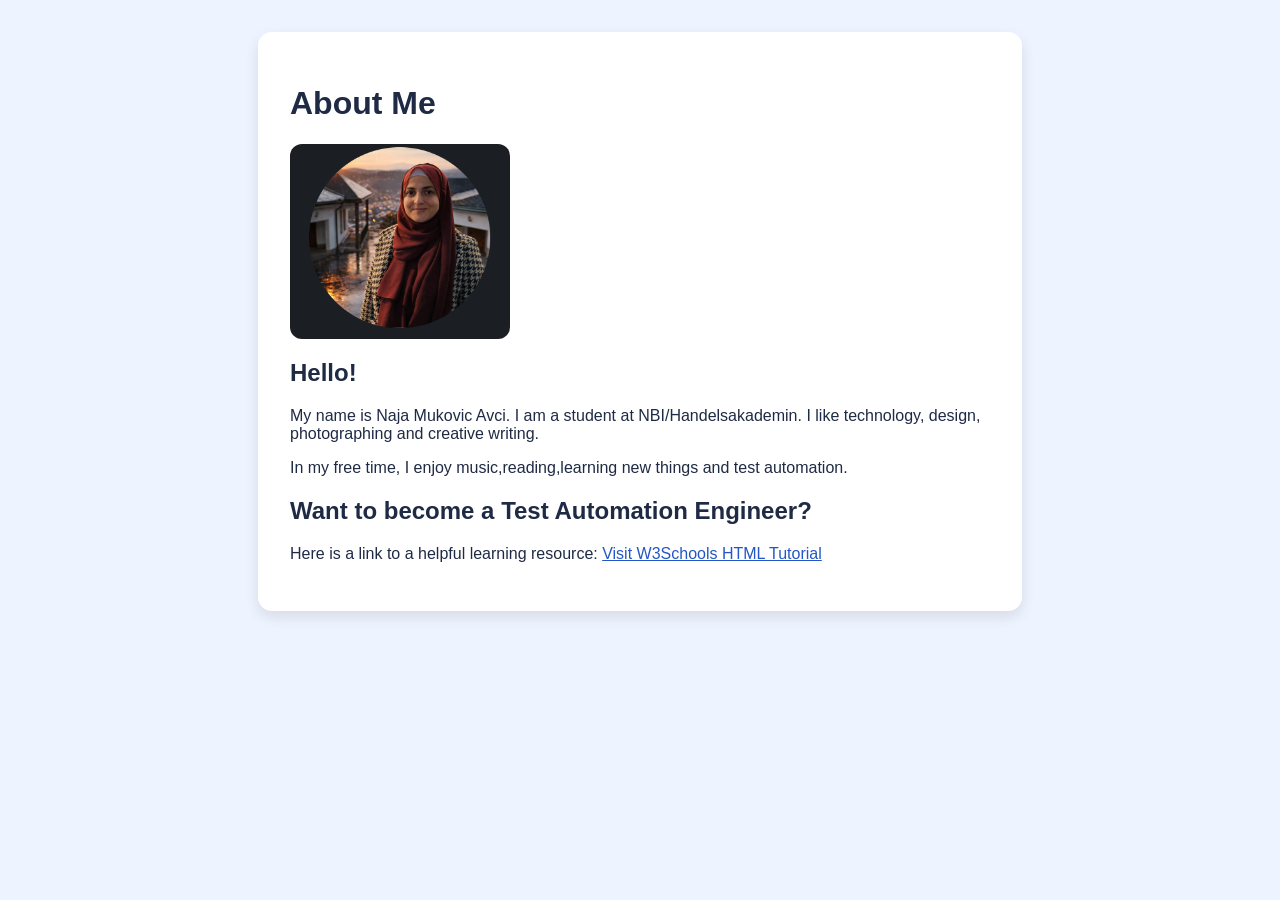
<file: about-me/index.html>
<!DOCTYPE html>
<html lang="en">
<head>
  <meta charset="UTF-8">
  <meta name="viewport" content="width=device-width, initial-scale=1.0">
  <title>About Me</title>
  <link rel="stylesheet" href="style.css">
</head>
<body>
  <main class="profile">
    <h1>About Me</h1>
    <img src="image.png" alt="Naja Mukovic Avci">

    <h2>Hello!</h2>
    <p>
      My name is Naja Mukovic Avci. I am a student at NBI/Handelsakademin.
      I like technology, design, photographing and creative writing.
    </p>

    <p>
      In my free time, I enjoy music,reading,learning new things and test automation.
    </p>

    <h2>Want to become a Test Automation Engineer?</h2>
    <p>
      Here is a link to a helpful learning resource:
      <a href="https://www.w3schools.com/html/" target="_blank">Visit W3Schools HTML Tutorial</a>
    </p>
  </main>
</body>
</html>
</file>
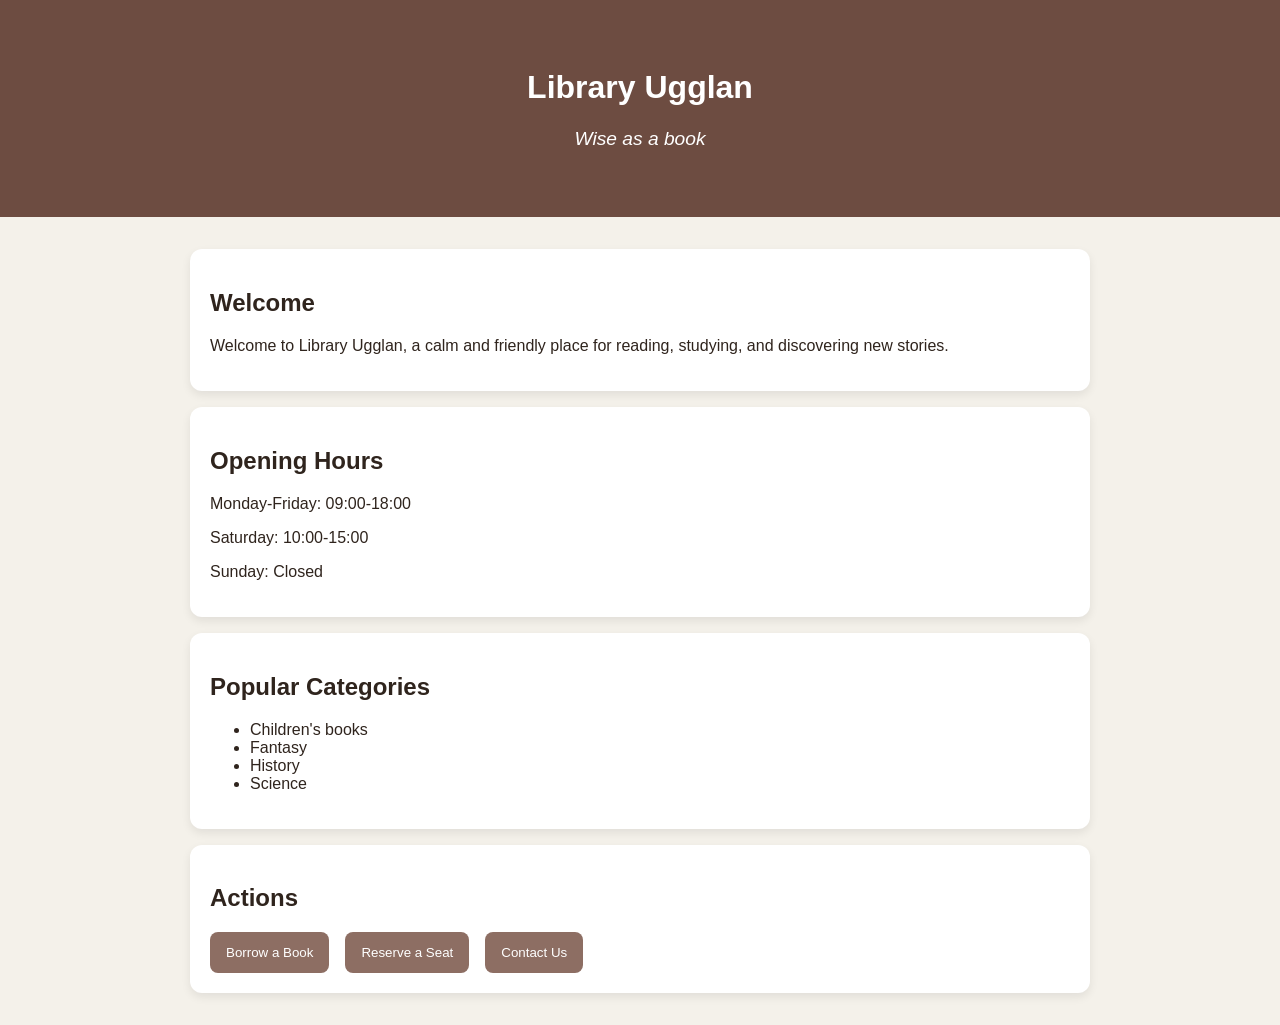
<file: library-ugglan/index.html>
<!DOCTYPE html>
<html lang="en">
<head>
  <meta charset="UTF-8">
  <meta name="viewport" content="width=device-width, initial-scale=1.0">
  <title>Library Ugglan</title>
  <link rel="stylesheet" href="style.css">
</head>
<body>
  <header class="hero">
    <h1>Library Ugglan</h1>
    <p class="motto">Wise as a book</p>
  </header>

  <main class="container">
    <section class="card">
      <h2>Welcome</h2>
      <p>
        Welcome to Library Ugglan, a calm and friendly place for reading,
        studying, and discovering new stories.
      </p>
    </section>

    <section class="card">
      <h2>Opening Hours</h2>
      <p>Monday-Friday: 09:00-18:00</p>
      <p>Saturday: 10:00-15:00</p>
      <p>Sunday: Closed</p>
    </section>

    <section class="card">
      <h2>Popular Categories</h2>
      <ul>
        <li>Children's books</li>
        <li>Fantasy</li>
        <li>History</li>
        <li>Science</li>
      </ul>
    </section>

    <section class="card">
      <h2>Actions</h2>
      <div class="row">
        <button>Borrow a Book</button>
        <button>Reserve a Seat</button>
        <button>Contact Us</button>
      </div>
    </section>
  </main>
</body>
</html>
</file>
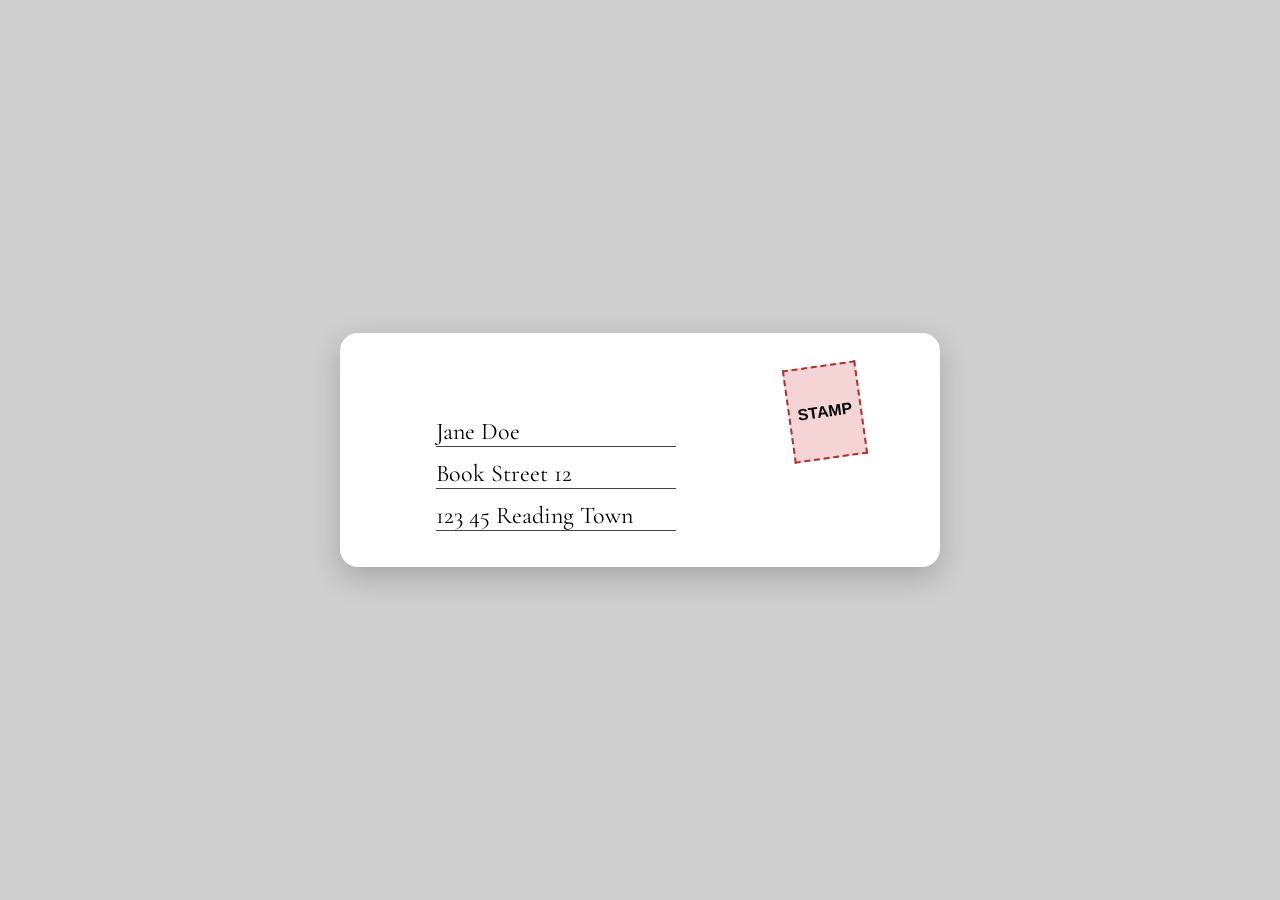
<file: extras/old-letter.html>
<!DOCTYPE html>
<html lang="en">
<head>
  <meta charset="UTF-8">
  <meta name="viewport" content="width=device-width, initial-scale=1.0">
  <title>Old Letter</title>
  <link rel="preconnect" href="https://fonts.googleapis.com">
  <link rel="preconnect" href="https://fonts.gstatic.com" crossorigin>
  <link href="https://fonts.googleapis.com/css2?family=Cormorant+Garamond:wght@500&display=swap" rel="stylesheet">
  <style>
    body {
      margin: 0;
      background: #cfcfcf;
      font-family: Arial, sans-serif;
      display: flex;
      justify-content: center;
      align-items: center;
      min-height: 100vh;
    }

    .letter {
      position: relative;
      width: 600px;
      background: white;
      border-radius: 18px;
      box-shadow: 0 10px 30px rgba(0, 0, 0, 0.2);
      padding: 0;
    }

    .address {
      font-family: 'Cormorant Garamond', serif;
      padding: 3em 2em 1em 4em;
      font-size: 1.5rem;
    }

    .address p {
      margin: 0.5em 0;
      border-bottom: 1px solid #444;
      width: fit-content;
      min-width: 240px;
    }

    .stamp {
      position: absolute;
      top: 2rem;
      left: 28rem;
      width: 70px;
      height: 90px;
      border: 2px dashed #a33;
      background: #f4d4d4;
      display: flex;
      justify-content: center;
      align-items: center;
      font-weight: bold;
      transform: rotate(-8deg);
    }
  </style>
</head>
<body>
  <div class="letter">
    <div class="stamp">STAMP</div>
    <div class="address">
      <p>Jane Doe</p>
      <p>Book Street 12</p>
      <p>123 45 Reading Town</p>
    </div>
  </div>
</body>
</html>
</file>
<file: about-me/style.css>
body {
  margin: 0;
  font-family: Verdana, sans-serif;
  background: #eef4ff;
  color: #1f2a44;
}

.profile {
  max-width: 700px;
  margin: 2rem auto;
  background: white;
  padding: 2rem;
  border-radius: 14px;
  box-shadow: 0 6px 14px rgba(0, 0, 0, 0.1);
}

img {
  width: 220px;
  border-radius: 12px;
  display: block;
  margin-bottom: 1rem;
}

a {
  color: #2457c5;
}
</file>
<file: library-ugglan/style.css>
body {
  margin: 0;
  font-family: Arial, sans-serif;
  background: #f4f1ea;
  color: #2f241d;
}

.hero {
  background: #6d4c41;
  color: white;
  text-align: center;
  padding: 3rem 1rem;
}

.motto {
  font-style: italic;
  font-size: 1.2rem;
}

.container {
  max-width: 900px;
  margin: 2rem auto;
  padding: 0 1rem;
}

.card {
  background: white;
  margin-bottom: 1rem;
  padding: 1.25rem;
  border-radius: 12px;
  box-shadow: 0 4px 10px rgba(0, 0, 0, 0.08);
}

.row {
  display: flex;
  gap: 1em;
  flex-direction: row;
  flex-wrap: wrap;
}

button {
  padding: 0.8rem 1rem;
  border: none;
  border-radius: 8px;
  background: #8d6e63;
  color: white;
  cursor: pointer;
}

button:hover {
  background: #6d4c41;
}
</file>
